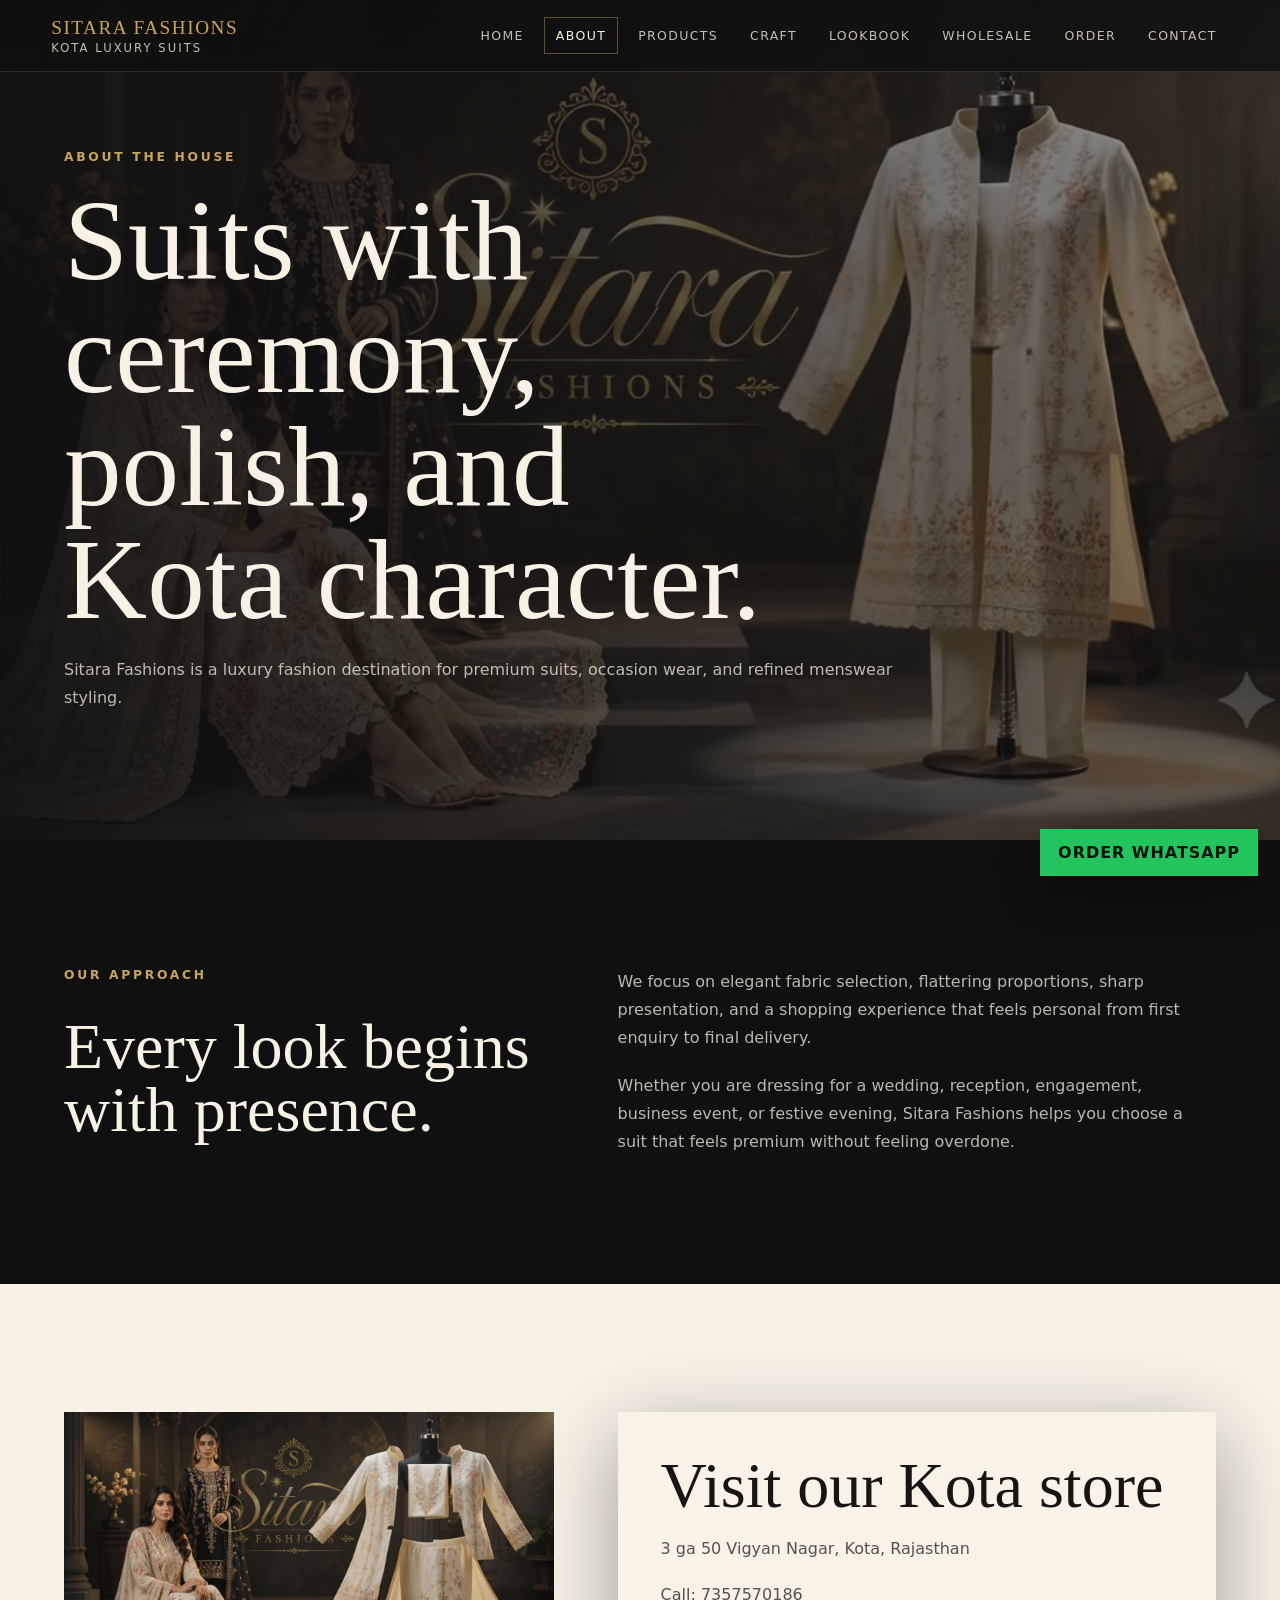
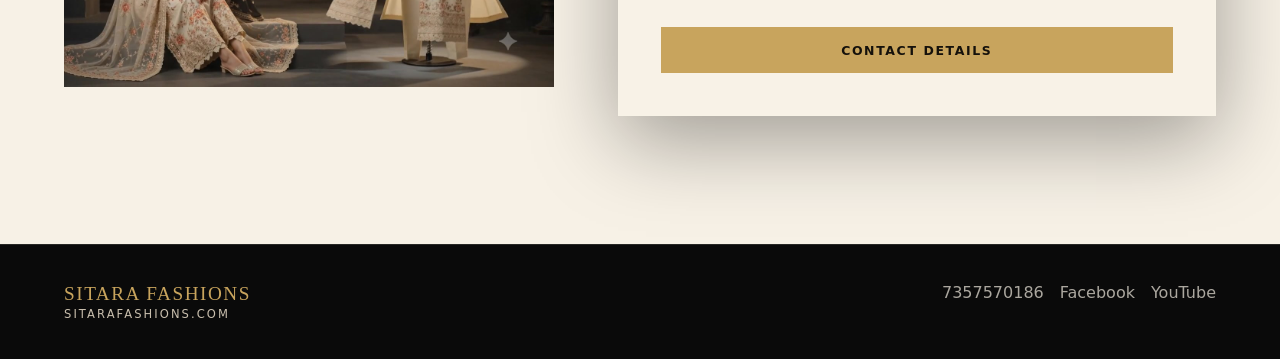
<file: about.html>
<!doctype html>
<html lang="en">
<head>
  <meta charset="utf-8">
  <meta name="viewport" content="width=device-width, initial-scale=1">
  <title>About | Sitara Fashions</title>
  <link rel="stylesheet" href="styles.css">
  <script defer src="script.js"></script>
</head>
<body>
  <header class="site-header">
    <a class="brand" href="index.html"><strong>Sitara Fashions</strong><span>Kota luxury suits</span></a>
    <button class="nav-toggle" aria-label="Menu">☰</button>
    <nav class="site-nav"><a href="index.html">Home</a><a class="active" href="about.html">About</a><a href="products.html">Products</a><a href="craftsmanship.html">Craft</a><a href="lookbook.html">Lookbook</a><a href="wholesale.html">Wholesale</a><a href="order.html">Order</a><a href="contact.html">Contact</a></nav>
  </header>
  <main>
    <section class="page-hero">
      <div class="inner copy-stack">
        <span class="eyebrow">About the house</span>
        <h1>Suits with ceremony, polish, and Kota character.</h1>
        <p>Sitara Fashions is a luxury fashion destination for premium suits, occasion wear, and refined menswear styling.</p>
      </div>
    </section>
    <section class="section">
      <div class="intro-grid">
        <div class="copy-stack"><span class="eyebrow">Our approach</span><h2>Every look begins with presence.</h2></div>
        <div class="copy-stack">
          <p>We focus on elegant fabric selection, flattering proportions, sharp presentation, and a shopping experience that feels personal from first enquiry to final delivery.</p>
          <p>Whether you are dressing for a wedding, reception, engagement, business event, or festive evening, Sitara Fashions helps you choose a suit that feels premium without feeling overdone.</p>
        </div>
      </div>
    </section>
    <section class="section band">
      <div class="split">
        <img src="assets/frames/frame_000105.jpg" alt="Suit closeup">
        <div class="panel"><h2>Visit our Kota store</h2><p>3 ga 50 Vigyan Nagar, Kota, Rajasthan</p><p>Call: 7357570186</p><a class="button" href="contact.html">Contact Details</a></div>
      </div>
    </section>
  </main>
  <a class="wa-float" href="https://wa.me/917891424674" target="_blank" rel="noreferrer">Order WhatsApp</a>
  <footer class="site-footer"><div class="brand"><strong>Sitara Fashions</strong><span>sitarafashions.com</span></div><div class="footer-links"><a href="tel:7357570186">7357570186</a><a href="https://facebook.com/search/top?q=Sitara%20Fashions">Facebook</a><a href="https://youtube.com/results?search_query=Sitara+Fashions">YouTube</a></div></footer>
</body>
</html>
</file>
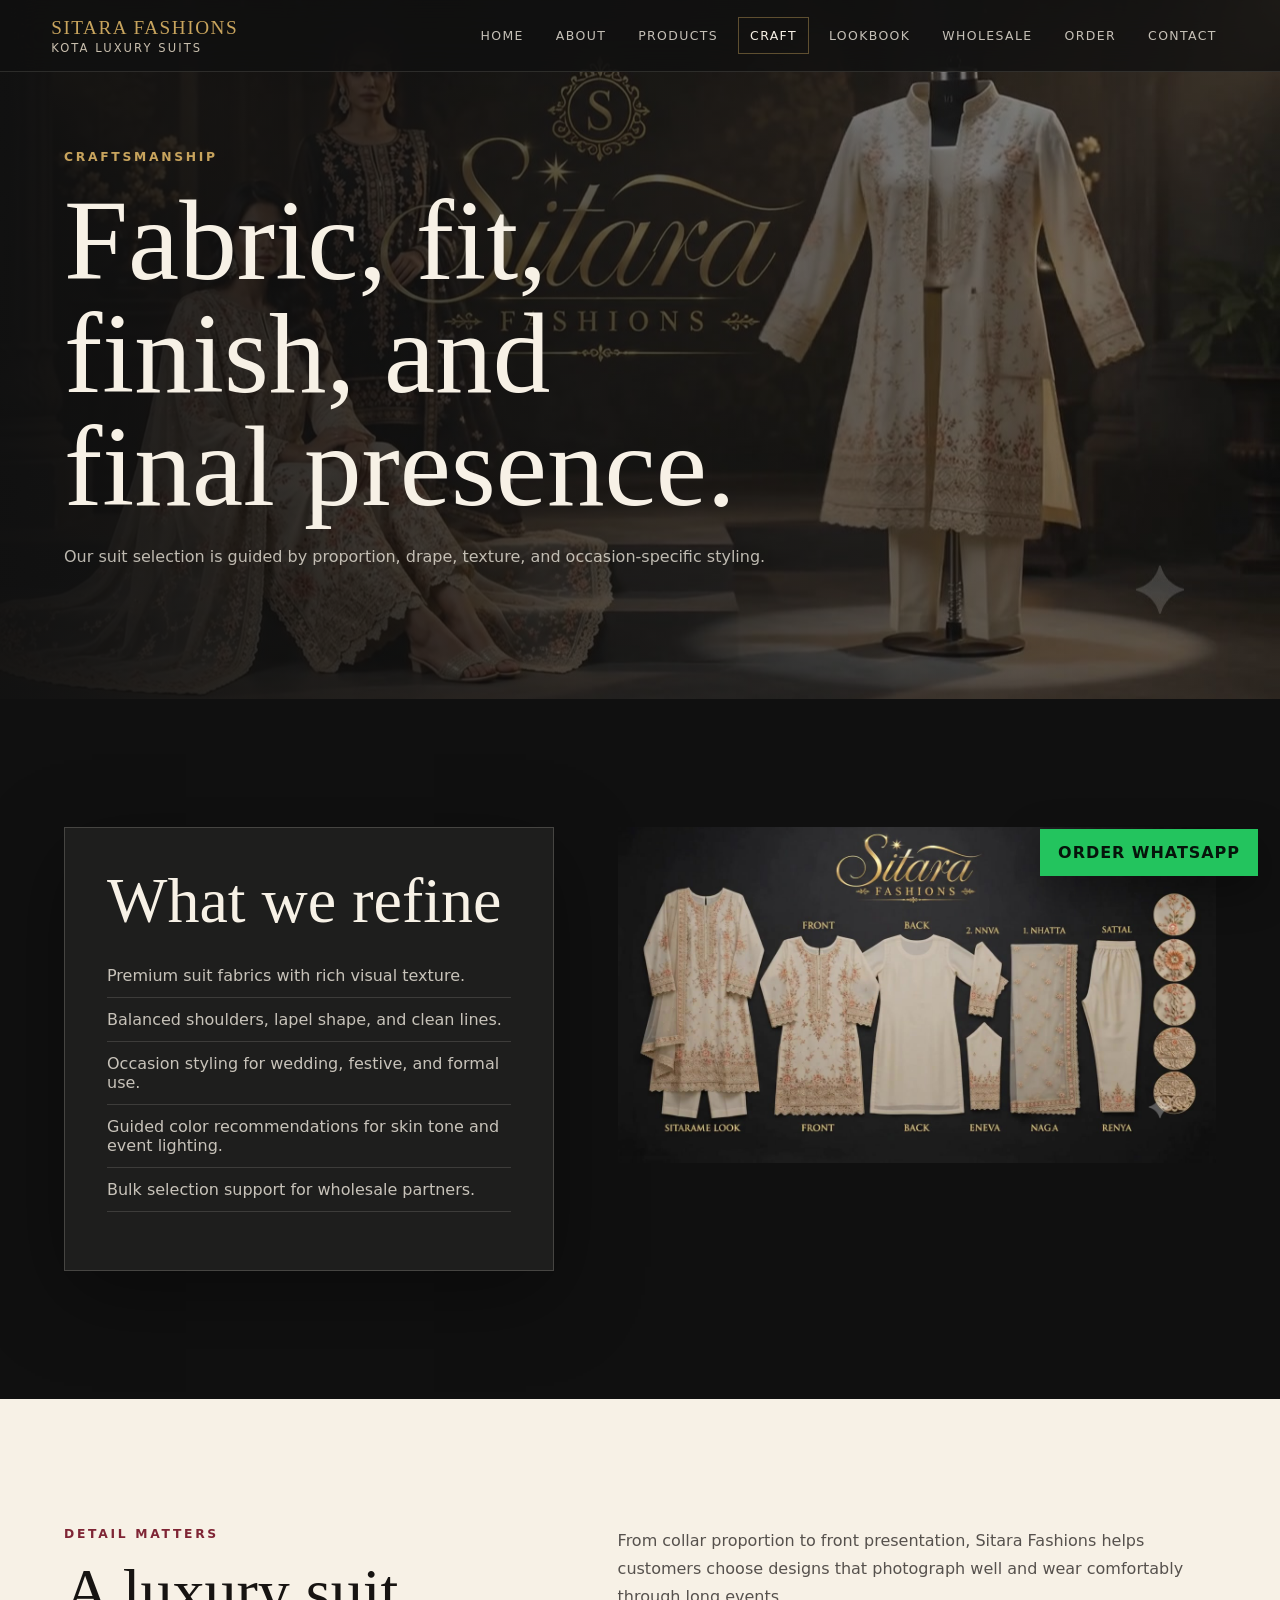
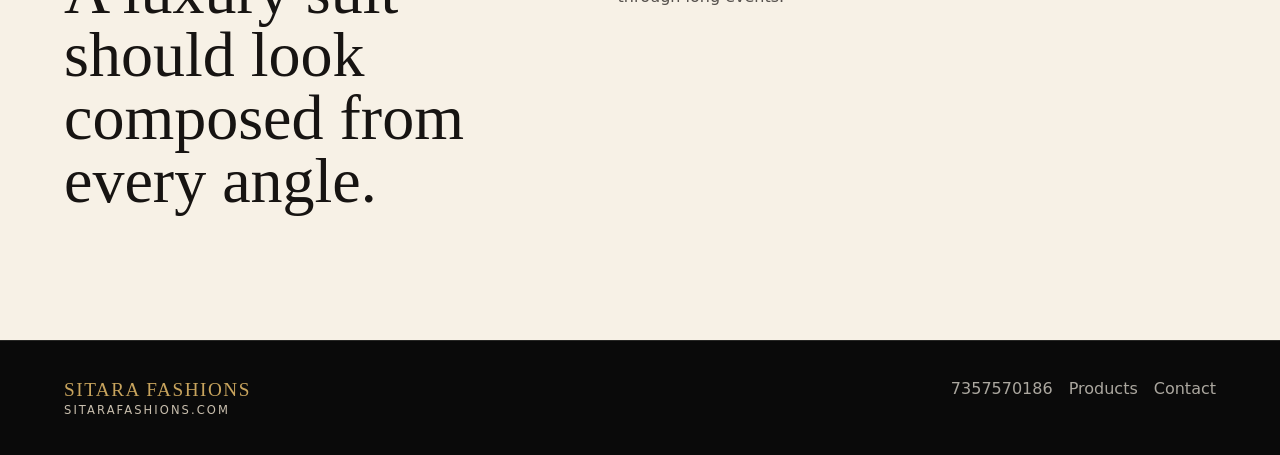
<file: craftsmanship.html>
<!doctype html>
<html lang="en">
<head>
  <meta charset="utf-8">
  <meta name="viewport" content="width=device-width, initial-scale=1">
  <title>Craftsmanship | Sitara Fashions</title>
  <link rel="stylesheet" href="styles.css">
  <script defer src="script.js"></script>
</head>
<body>
  <header class="site-header">
    <a class="brand" href="index.html"><strong>Sitara Fashions</strong><span>Kota luxury suits</span></a>
    <button class="nav-toggle" aria-label="Menu">☰</button>
    <nav class="site-nav"><a href="index.html">Home</a><a href="about.html">About</a><a href="products.html">Products</a><a class="active" href="craftsmanship.html">Craft</a><a href="lookbook.html">Lookbook</a><a href="wholesale.html">Wholesale</a><a href="order.html">Order</a><a href="contact.html">Contact</a></nav>
  </header>
  <main>
    <section class="page-hero"><div class="inner copy-stack"><span class="eyebrow">Craftsmanship</span><h1>Fabric, fit, finish, and final presence.</h1><p>Our suit selection is guided by proportion, drape, texture, and occasion-specific styling.</p></div></section>
    <section class="section">
      <div class="split">
        <div class="panel"><h2>What we refine</h2><ul class="feature-list"><li>Premium suit fabrics with rich visual texture.</li><li>Balanced shoulders, lapel shape, and clean lines.</li><li>Occasion styling for wedding, festive, and formal use.</li><li>Guided color recommendations for skin tone and event lighting.</li><li>Bulk selection support for wholesale partners.</li></ul></div>
        <img src="assets/frames/frame_000150.jpg" alt="Luxury suit craft">
      </div>
    </section>
    <section class="section band"><div class="intro-grid"><div class="copy-stack"><span class="eyebrow">Detail matters</span><h2>A luxury suit should look composed from every angle.</h2></div><p>From collar proportion to front presentation, Sitara Fashions helps customers choose designs that photograph well and wear comfortably through long events.</p></div></section>
  </main>
  <a class="wa-float" href="https://wa.me/917891424674" target="_blank" rel="noreferrer">Order WhatsApp</a>
  <footer class="site-footer"><div class="brand"><strong>Sitara Fashions</strong><span>sitarafashions.com</span></div><div class="footer-links"><a href="tel:7357570186">7357570186</a><a href="products.html">Products</a><a href="contact.html">Contact</a></div></footer>
</body>
</html>
</file>
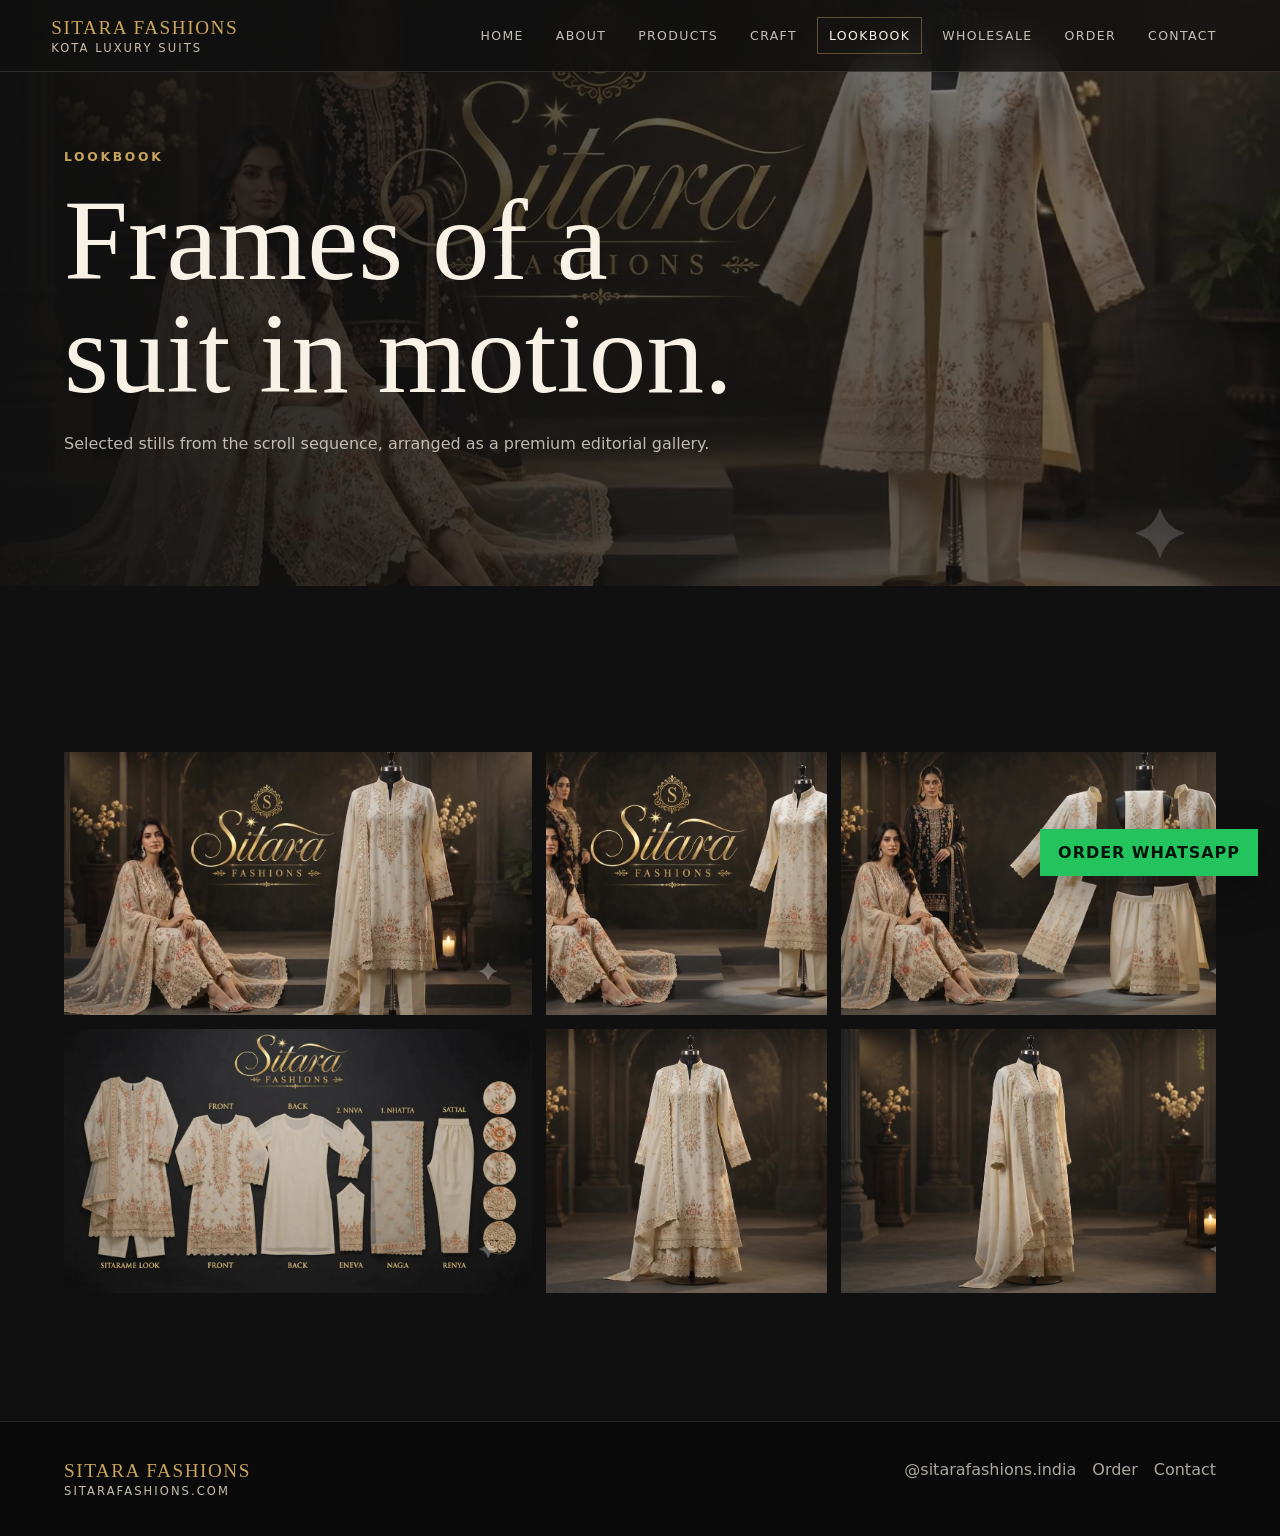
<file: lookbook.html>
<!doctype html>
<html lang="en">
<head>
  <meta charset="utf-8">
  <meta name="viewport" content="width=device-width, initial-scale=1">
  <title>Lookbook | Sitara Fashions</title>
  <link rel="stylesheet" href="styles.css">
  <script defer src="script.js"></script>
</head>
<body>
  <header class="site-header">
    <a class="brand" href="index.html"><strong>Sitara Fashions</strong><span>Kota luxury suits</span></a>
    <button class="nav-toggle" aria-label="Menu">☰</button>
    <nav class="site-nav"><a href="index.html">Home</a><a href="about.html">About</a><a href="products.html">Products</a><a href="craftsmanship.html">Craft</a><a class="active" href="lookbook.html">Lookbook</a><a href="wholesale.html">Wholesale</a><a href="order.html">Order</a><a href="contact.html">Contact</a></nav>
  </header>
  <main>
    <section class="page-hero"><div class="inner copy-stack"><span class="eyebrow">Lookbook</span><h1>Frames of a suit in motion.</h1><p>Selected stills from the scroll sequence, arranged as a premium editorial gallery.</p></div></section>
    <section class="section">
      <div class="lookbook-grid">
        <img src="assets/frames/frame_000015.jpg" alt="Suit lookbook frame">
        <img src="assets/frames/frame_000060.jpg" alt="Suit lookbook frame">
        <img src="assets/frames/frame_000115.jpg" alt="Suit lookbook frame">
        <img src="assets/frames/frame_000170.jpg" alt="Suit lookbook frame">
        <img src="assets/frames/frame_000210.jpg" alt="Suit lookbook frame">
        <img src="assets/frames/frame_000238.jpg" alt="Suit lookbook frame">
      </div>
    </section>
  </main>
  <a class="wa-float" href="https://wa.me/917891424674" target="_blank" rel="noreferrer">Order WhatsApp</a>
  <footer class="site-footer"><div class="brand"><strong>Sitara Fashions</strong><span>sitarafashions.com</span></div><div class="footer-links"><a href="https://instagram.com/sitarafashions.india">@sitarafashions.india</a><a href="order.html">Order</a><a href="contact.html">Contact</a></div></footer>
</body>
</html>
</file>
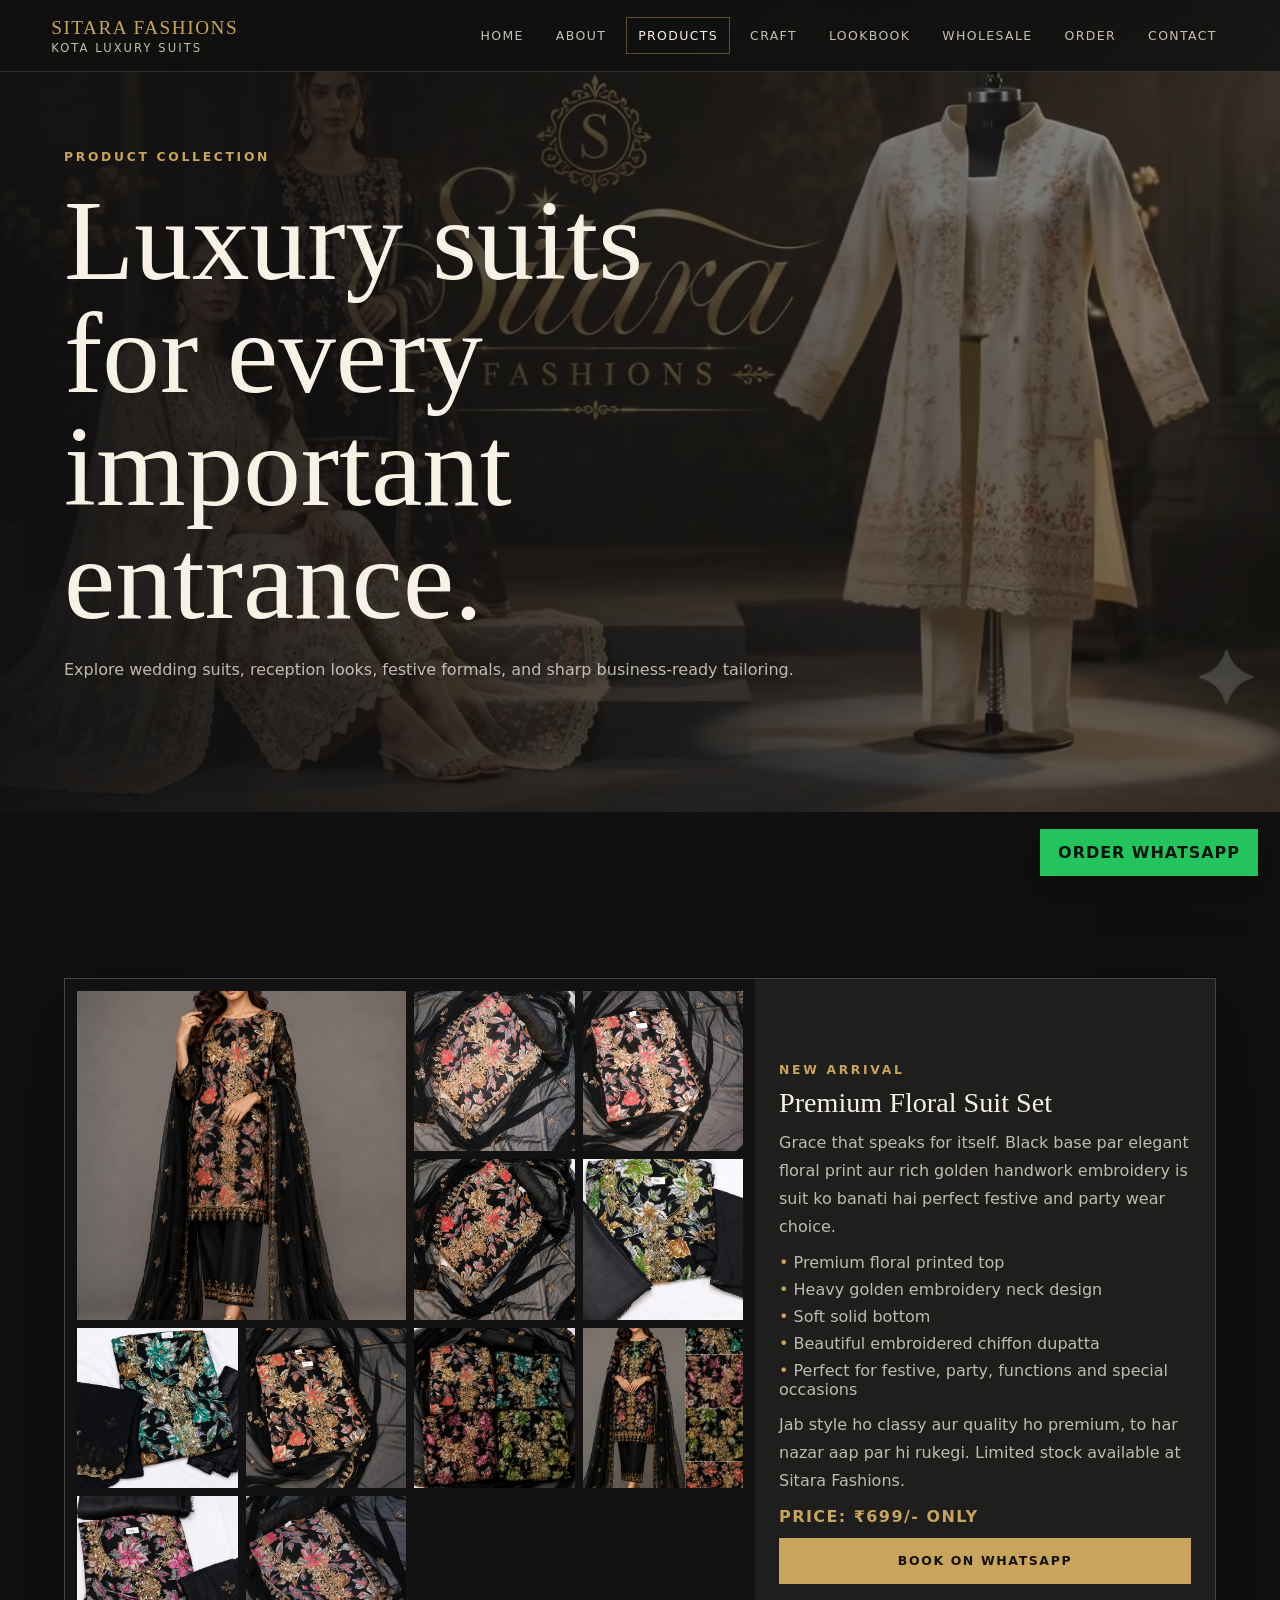
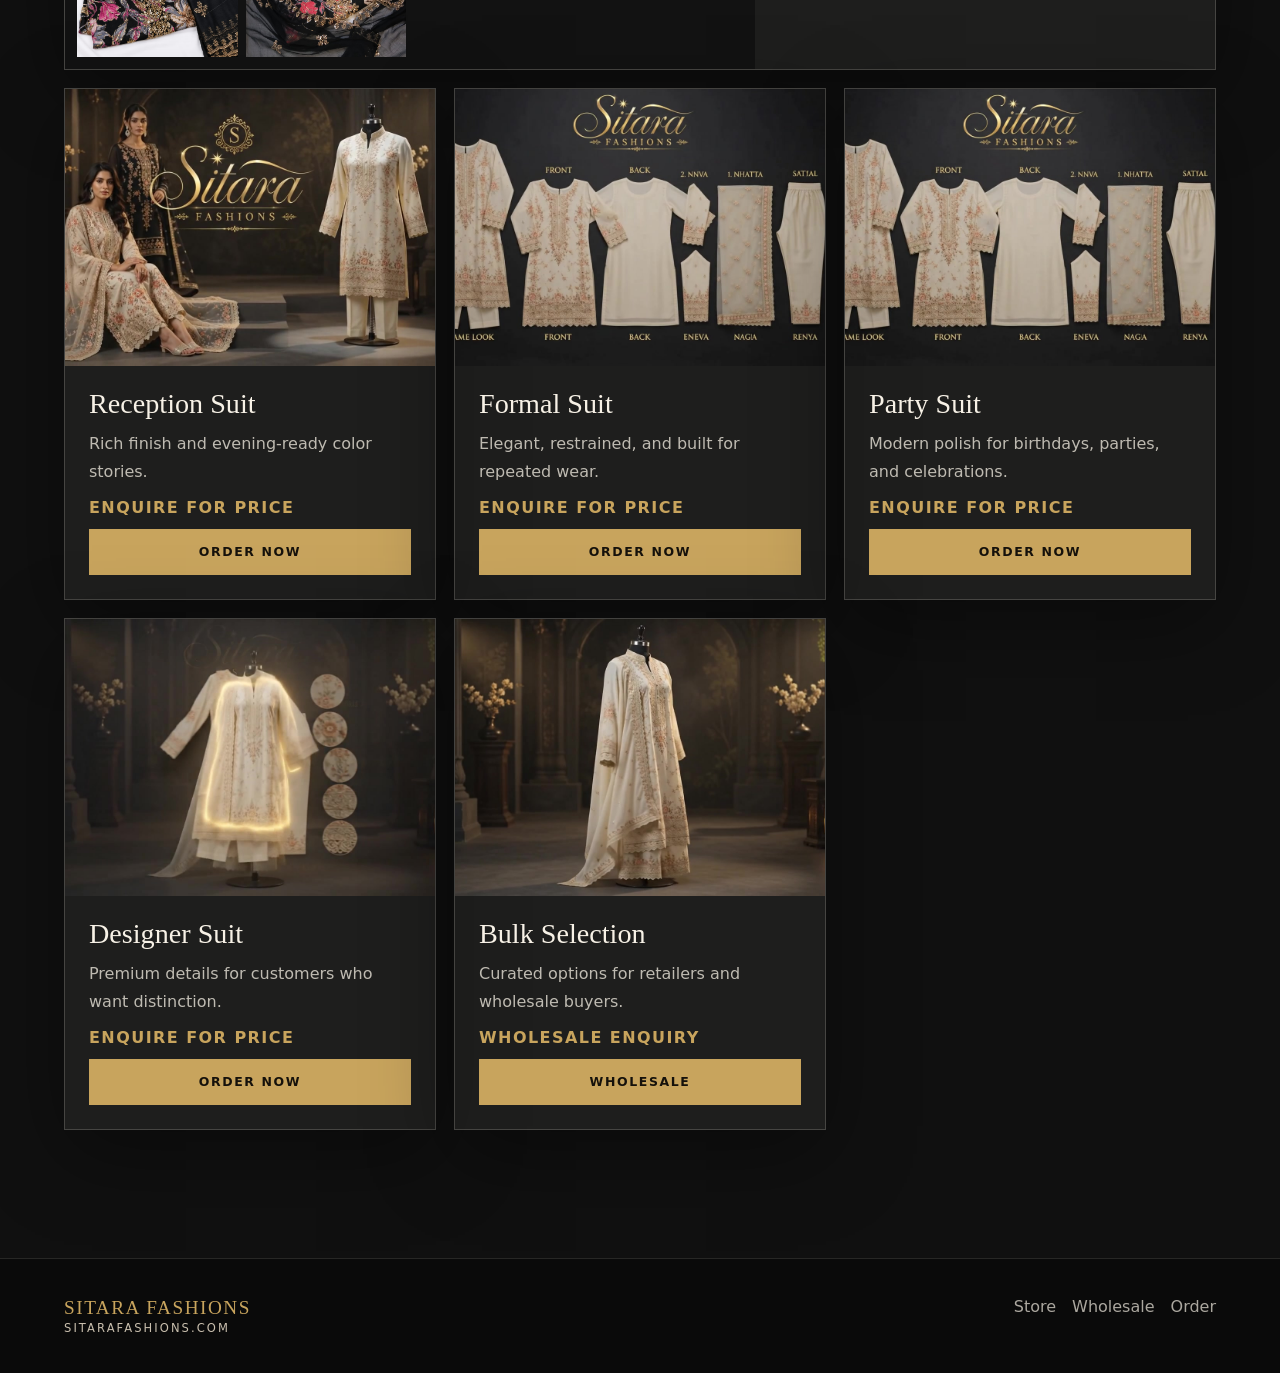
<file: products.html>
<!doctype html>
<html lang="en">
<head>
  <meta charset="utf-8">
  <meta name="viewport" content="width=device-width, initial-scale=1">
  <title>Products | Sitara Fashions</title>
  <link rel="stylesheet" href="styles.css">
  <script defer src="script.js"></script>
</head>
<body>
  <header class="site-header">
    <a class="brand" href="index.html"><strong>Sitara Fashions</strong><span>Kota luxury suits</span></a>
    <button class="nav-toggle" aria-label="Menu">☰</button>
    <nav class="site-nav"><a href="index.html">Home</a><a href="about.html">About</a><a class="active" href="products.html">Products</a><a href="craftsmanship.html">Craft</a><a href="lookbook.html">Lookbook</a><a href="wholesale.html">Wholesale</a><a href="order.html">Order</a><a href="contact.html">Contact</a></nav>
  </header>
  <main>
    <section class="page-hero">
      <div class="inner copy-stack"><span class="eyebrow">Product collection</span><h1>Luxury suits for every important entrance.</h1><p>Explore wedding suits, reception looks, festive formals, and sharp business-ready tailoring.</p></div>
    </section>
    <section class="section">
      <div class="cards">
        <article class="product-card featured-product">
          <div class="product-gallery" aria-label="Premium floral suit set photos">
            <img src="assets/products/premium-floral-suit-set/floral-suit-11.jpeg" alt="Premium floral suit set worn look">
            <img src="assets/products/premium-floral-suit-set/floral-suit-01.jpeg" alt="Black floral suit set folded with dupatta">
            <img src="assets/products/premium-floral-suit-set/floral-suit-02.jpeg" alt="Golden embroidery neck detail">
            <img src="assets/products/premium-floral-suit-set/floral-suit-03.jpeg" alt="Black chiffon dupatta and floral top">
            <img src="assets/products/premium-floral-suit-set/floral-suit-04.jpeg" alt="Green floral variant fabric layout">
            <img src="assets/products/premium-floral-suit-set/floral-suit-05.jpeg" alt="Teal floral variant fabric layout">
            <img src="assets/products/premium-floral-suit-set/floral-suit-06.jpeg" alt="Coral floral suit fabric layout">
            <img src="assets/products/premium-floral-suit-set/floral-suit-07.jpeg" alt="Four color options in floral suit set">
            <img src="assets/products/premium-floral-suit-set/floral-suit-08.jpeg" alt="Model collage and fabric details">
            <img src="assets/products/premium-floral-suit-set/floral-suit-09.jpeg" alt="Pink floral variant fabric layout">
            <img src="assets/products/premium-floral-suit-set/floral-suit-10.jpeg" alt="Closeup floral suit with embroidered dupatta">
          </div>
          <div class="product-copy">
            <span class="eyebrow">New Arrival</span>
            <h3>Premium Floral Suit Set</h3>
            <p>Grace that speaks for itself. Black base par elegant floral print aur rich golden handwork embroidery is suit ko banati hai perfect festive and party wear choice.</p>
            <ul class="product-points">
              <li>Premium floral printed top</li>
              <li>Heavy golden embroidery neck design</li>
              <li>Soft solid bottom</li>
              <li>Beautiful embroidered chiffon dupatta</li>
              <li>Perfect for festive, party, functions and special occasions</li>
            </ul>
            <p>Jab style ho classy aur quality ho premium, to har nazar aap par hi rukegi. Limited stock available at Sitara Fashions.</p>
            <span class="price">Price: ₹699/- Only</span>
            <a class="button" href="https://wa.me/917891424674?text=Hello%20Sitara%20Fashions%2C%20I%20want%20to%20book%20the%20Premium%20Floral%20Suit%20Set%20for%20%E2%82%B9699." target="_blank" rel="noreferrer">Book on WhatsApp</a>
          </div>
        </article>
        <article class="product-card"><img src="assets/frames/frame_000075.jpg" alt="Reception suit"><div><h3>Reception Suit</h3><p>Rich finish and evening-ready color stories.</p><span class="price">Enquire for price</span><a class="button" href="order.html">Order Now</a></div></article>
        <article class="product-card"><img src="assets/frames/frame_000130.jpg" alt="Formal suit"><div><h3>Formal Suit</h3><p>Elegant, restrained, and built for repeated wear.</p><span class="price">Enquire for price</span><a class="button" href="order.html">Order Now</a></div></article>
        <article class="product-card"><img src="assets/frames/frame_000164.jpg" alt="Party suit"><div><h3>Party Suit</h3><p>Modern polish for birthdays, parties, and celebrations.</p><span class="price">Enquire for price</span><a class="button" href="order.html">Order Now</a></div></article>
        <article class="product-card"><img src="assets/frames/frame_000198.jpg" alt="Designer suit"><div><h3>Designer Suit</h3><p>Premium details for customers who want distinction.</p><span class="price">Enquire for price</span><a class="button" href="order.html">Order Now</a></div></article>
        <article class="product-card"><img src="assets/frames/frame_000230.jpg" alt="Wholesale suit"><div><h3>Bulk Selection</h3><p>Curated options for retailers and wholesale buyers.</p><span class="price">Wholesale enquiry</span><a class="button" href="wholesale.html">Wholesale</a></div></article>
      </div>
    </section>
  </main>
  <a class="wa-float" href="https://wa.me/917891424674" target="_blank" rel="noreferrer">Order WhatsApp</a>
  <footer class="site-footer"><div class="brand"><strong>Sitara Fashions</strong><span>sitarafashions.com</span></div><div class="footer-links"><a href="contact.html">Store</a><a href="wholesale.html">Wholesale</a><a href="order.html">Order</a></div></footer>
</body>
</html>
</file>
<file: styles.css>
:root {
  --ink: #101010;
  --coal: #171412;
  --paper: #f7f1e6;
  --muted: #c9bfae;
  --gold: #c8a45d;
  --wine: #7f2535;
  --green: #173a32;
  --line: rgba(247, 241, 230, 0.18);
  --shadow: 0 24px 80px rgba(0, 0, 0, 0.36);
  font-family: "Georgia", "Times New Roman", serif;
}

* {
  box-sizing: border-box;
}

html {
  scroll-behavior: smooth;
}

body {
  margin: 0;
  background: var(--ink);
  color: var(--paper);
  font-family: Inter, ui-sans-serif, system-ui, -apple-system, BlinkMacSystemFont, "Segoe UI", sans-serif;
}

a {
  color: inherit;
  text-decoration: none;
}

img {
  display: block;
  max-width: 100%;
}

.site-header {
  align-items: center;
  backdrop-filter: blur(18px);
  background: rgba(16, 16, 16, 0.78);
  border-bottom: 1px solid rgba(247, 241, 230, 0.12);
  display: flex;
  gap: 22px;
  justify-content: space-between;
  left: 0;
  min-height: 72px;
  padding: 14px clamp(18px, 4vw, 56px);
  position: fixed;
  right: 0;
  top: 0;
  z-index: 30;
}

.brand {
  display: grid;
  gap: 2px;
  min-width: 170px;
}

.brand strong {
  color: var(--gold);
  font-family: Georgia, serif;
  font-size: 1.2rem;
  font-weight: 500;
  letter-spacing: 0.08em;
  text-transform: uppercase;
}

.brand span {
  color: var(--muted);
  font-size: 0.72rem;
  letter-spacing: 0.18em;
  text-transform: uppercase;
}

.nav-toggle {
  background: transparent;
  border: 1px solid rgba(247, 241, 230, 0.26);
  color: var(--paper);
  display: none;
  height: 42px;
  place-items: center;
  width: 46px;
}

.site-nav {
  align-items: center;
  display: flex;
  flex-wrap: wrap;
  gap: 8px;
  justify-content: flex-end;
}

.site-nav a {
  border: 1px solid transparent;
  color: rgba(247, 241, 230, 0.78);
  font-size: 0.78rem;
  letter-spacing: 0.11em;
  padding: 10px 11px;
  text-transform: uppercase;
}

.site-nav a:hover,
.site-nav a.active {
  border-color: rgba(200, 164, 93, 0.42);
  color: var(--paper);
}

.button,
.ghost-button {
  align-items: center;
  display: inline-flex;
  font-size: 0.78rem;
  font-weight: 700;
  gap: 10px;
  justify-content: center;
  letter-spacing: 0.13em;
  min-height: 46px;
  padding: 13px 18px;
  text-transform: uppercase;
}

.button {
  background: var(--gold);
  color: #15110b;
}

.ghost-button {
  border: 1px solid rgba(247, 241, 230, 0.32);
  color: var(--paper);
}

.hero-scroll {
  background: #050505;
  height: 440vh;
  position: relative;
}

.hero-sticky {
  height: 100vh;
  min-height: 680px;
  overflow: hidden;
  position: sticky;
  top: 0;
}

#hero-canvas {
  height: 100%;
  inset: 0;
  object-fit: cover;
  position: absolute;
  width: 100%;
}

.hero-shade {
  background:
    linear-gradient(90deg, rgba(0, 0, 0, 0.82), rgba(0, 0, 0, 0.3) 48%, rgba(0, 0, 0, 0.68)),
    linear-gradient(0deg, rgba(0, 0, 0, 0.78), transparent 36%, rgba(0, 0, 0, 0.45));
  inset: 0;
  position: absolute;
}

.hero-copy {
  display: grid;
  gap: 24px;
  left: clamp(20px, 6vw, 78px);
  max-width: 700px;
  position: absolute;
  top: 54%;
  transform: translateY(-50%);
  z-index: 2;
}

.eyebrow {
  color: var(--gold);
  font-size: 0.77rem;
  font-weight: 800;
  letter-spacing: 0.22em;
  text-transform: uppercase;
}

h1,
h2,
h3 {
  font-family: Georgia, "Times New Roman", serif;
  font-weight: 500;
  line-height: 0.98;
  margin: 0;
}

h1 {
  font-size: clamp(3.3rem, 9vw, 8.4rem);
  max-width: 720px;
}

h2 {
  font-size: clamp(2.1rem, 5vw, 4.7rem);
}

h3 {
  font-size: clamp(1.35rem, 2.2vw, 2rem);
}

p {
  color: rgba(247, 241, 230, 0.74);
  font-size: 1rem;
  line-height: 1.75;
  margin: 0;
}

.hero-copy p {
  color: rgba(247, 241, 230, 0.82);
  font-size: clamp(1rem, 1.4vw, 1.22rem);
  max-width: 580px;
}

.hero-actions,
.action-row {
  display: flex;
  flex-wrap: wrap;
  gap: 14px;
}

.scroll-meter {
  align-items: center;
  bottom: 32px;
  color: rgba(247, 241, 230, 0.74);
  display: flex;
  gap: 14px;
  left: clamp(20px, 6vw, 78px);
  position: absolute;
  z-index: 2;
}

.meter-track {
  background: rgba(247, 241, 230, 0.18);
  height: 1px;
  overflow: hidden;
  width: min(36vw, 300px);
}

.meter-fill {
  background: var(--gold);
  height: 100%;
  transform: scaleX(0);
  transform-origin: left;
  width: 100%;
}

.section,
.page-hero {
  padding: clamp(76px, 10vw, 132px) clamp(18px, 5vw, 72px);
}

.page-hero {
  align-items: end;
  background:
    linear-gradient(90deg, rgba(16, 16, 16, 0.94), rgba(16, 16, 16, 0.38)),
    url("assets/frames/frame_000090.jpg") center / cover;
  display: grid;
  min-height: 560px;
  padding-top: 150px;
}

.page-hero.contact-bg {
  background:
    linear-gradient(90deg, rgba(16, 16, 16, 0.94), rgba(23, 58, 50, 0.38)),
    url("assets/frames/frame_000180.jpg") center / cover;
}

.page-hero.wholesale-bg {
  background:
    linear-gradient(90deg, rgba(16, 16, 16, 0.94), rgba(127, 37, 53, 0.28)),
    url("assets/frames/frame_000138.jpg") center / cover;
}

.page-hero .inner {
  max-width: 860px;
}

.intro-grid,
.split {
  display: grid;
  gap: clamp(28px, 5vw, 70px);
  grid-template-columns: minmax(0, 0.9fr) minmax(0, 1.1fr);
  margin: 0 auto;
  max-width: 1180px;
}

.copy-stack {
  display: grid;
  gap: 20px;
}

.stats {
  display: grid;
  gap: 1px;
  grid-template-columns: repeat(3, 1fr);
}

.stat,
.panel,
.product-card,
.contact-card {
  background: rgba(247, 241, 230, 0.06);
  border: 1px solid var(--line);
  box-shadow: var(--shadow);
}

.stat {
  padding: 24px;
}

.stat strong {
  color: var(--gold);
  display: block;
  font-family: Georgia, serif;
  font-size: 2rem;
  font-weight: 500;
}

.stat span {
  color: rgba(247, 241, 230, 0.68);
  font-size: 0.8rem;
  letter-spacing: 0.13em;
  text-transform: uppercase;
}

.panel {
  display: grid;
  gap: 18px;
  padding: clamp(24px, 4vw, 42px);
}

.band {
  background: var(--paper);
  color: var(--coal);
}

.band p {
  color: rgba(23, 20, 18, 0.72);
}

.band .eyebrow {
  color: var(--wine);
}

.cards {
  display: grid;
  gap: 18px;
  grid-template-columns: repeat(3, minmax(0, 1fr));
  margin: 38px auto 0;
  max-width: 1180px;
}

.product-card {
  overflow: hidden;
}

.product-card img {
  aspect-ratio: 4 / 3;
  object-fit: cover;
  width: 100%;
}

.product-card div {
  display: grid;
  gap: 12px;
  padding: 24px;
}

.product-card .price {
  color: var(--gold);
  font-weight: 800;
  letter-spacing: 0.09em;
  text-transform: uppercase;
}

.featured-product {
  display: grid;
  grid-column: 1 / -1;
  grid-template-columns: minmax(0, 1.2fr) minmax(300px, 0.8fr);
}

.featured-product .product-gallery {
  background: rgba(16, 16, 16, 0.88);
  display: grid;
  gap: 8px;
  grid-template-columns: repeat(4, minmax(0, 1fr));
  padding: 12px;
}

.featured-product .product-gallery img {
  aspect-ratio: 1 / 1;
  height: 100%;
  object-fit: cover;
  width: 100%;
}

.featured-product .product-gallery img:first-child {
  grid-column: span 2;
  grid-row: span 2;
}

.featured-product .product-copy {
  align-content: center;
}

.product-points {
  display: grid;
  gap: 8px;
  margin: 0;
  padding: 0;
}

.product-points li {
  color: rgba(247, 241, 230, 0.74);
  list-style: none;
}

.product-points li::before {
  color: var(--gold);
  content: "• ";
}

.lookbook-grid {
  display: grid;
  gap: 14px;
  grid-template-columns: 1.25fr 0.75fr 1fr;
  margin: 38px auto 0;
  max-width: 1180px;
}

.lookbook-grid img {
  height: 100%;
  min-height: 260px;
  object-fit: cover;
  width: 100%;
}

.contact-grid {
  display: grid;
  gap: 18px;
  grid-template-columns: repeat(2, minmax(0, 1fr));
  margin: 38px auto 0;
  max-width: 1180px;
}

.contact-card {
  display: grid;
  gap: 10px;
  padding: 26px;
}

.contact-card strong {
  color: var(--gold);
  font-family: Georgia, serif;
  font-size: 1.35rem;
  font-weight: 500;
}

.feature-list {
  display: grid;
  gap: 12px;
  padding: 0;
}

.feature-list li {
  border-bottom: 1px solid rgba(247, 241, 230, 0.14);
  color: rgba(247, 241, 230, 0.78);
  list-style: none;
  padding: 0 0 12px;
}

.band .feature-list li {
  border-color: rgba(23, 20, 18, 0.16);
  color: rgba(23, 20, 18, 0.74);
}

.order-panel {
  background:
    linear-gradient(135deg, rgba(23, 58, 50, 0.94), rgba(16, 16, 16, 0.92)),
    url("assets/frames/frame_000215.jpg") center / cover;
  display: grid;
  gap: 22px;
  margin: 0 auto;
  max-width: 1180px;
  min-height: 460px;
  padding: clamp(28px, 5vw, 62px);
  place-content: end start;
}

.lead-form {
  display: grid;
  gap: 14px;
}

.lead-form label {
  color: rgba(247, 241, 230, 0.72);
  display: grid;
  font-size: 0.76rem;
  font-weight: 800;
  gap: 8px;
  letter-spacing: 0.12em;
  text-transform: uppercase;
}

.lead-form input,
.lead-form select,
.lead-form textarea {
  background: rgba(16, 16, 16, 0.7);
  border: 1px solid rgba(247, 241, 230, 0.22);
  color: var(--paper);
  font: inherit;
  min-height: 48px;
  padding: 12px 13px;
  width: 100%;
}

.lead-form textarea {
  min-height: 120px;
  resize: vertical;
}

.lead-form input:focus,
.lead-form select:focus,
.lead-form textarea:focus {
  border-color: var(--gold);
  outline: none;
}

.lead-form .form-row {
  display: grid;
  gap: 14px;
  grid-template-columns: repeat(2, minmax(0, 1fr));
}

.form-status {
  color: rgba(247, 241, 230, 0.72);
  min-height: 24px;
}

.band .lead-form label {
  color: rgba(23, 20, 18, 0.68);
}

.band .lead-form input,
.band .lead-form select,
.band .lead-form textarea {
  background: rgba(255, 255, 255, 0.72);
  border-color: rgba(23, 20, 18, 0.18);
  color: var(--coal);
}

.site-footer {
  background: #0a0a0a;
  border-top: 1px solid rgba(247, 241, 230, 0.12);
  display: grid;
  gap: 22px;
  grid-template-columns: 1fr auto;
  padding: 38px clamp(18px, 5vw, 72px);
}

.footer-links {
  color: rgba(247, 241, 230, 0.68);
  display: flex;
  flex-wrap: wrap;
  gap: 16px;
  justify-content: flex-end;
}

.wa-float {
  background: #23c45e;
  bottom: 24px;
  box-shadow: 0 14px 40px rgba(0, 0, 0, 0.36);
  color: #06140b;
  font-weight: 900;
  letter-spacing: 0.06em;
  padding: 14px 18px;
  position: fixed;
  right: 22px;
  text-transform: uppercase;
  z-index: 40;
}

@media (max-width: 980px) {
  .nav-toggle {
    display: grid;
  }

  .site-nav {
    align-items: stretch;
    background: rgba(16, 16, 16, 0.98);
    border-bottom: 1px solid rgba(247, 241, 230, 0.12);
    display: none;
    flex-direction: column;
    left: 0;
    padding: 14px 18px 20px;
    position: absolute;
    right: 0;
    top: 72px;
  }

  .site-nav.open {
    display: flex;
  }

  .site-nav a {
    padding: 13px 10px;
  }

  .intro-grid,
  .split,
  .contact-grid {
    grid-template-columns: 1fr;
  }

  .cards,
  .lookbook-grid {
    grid-template-columns: 1fr 1fr;
  }

  .featured-product {
    grid-template-columns: 1fr;
  }
}

@media (max-width: 640px) {
  .site-header {
    min-height: 66px;
  }

  .brand strong {
    font-size: 1rem;
  }

  .hero-sticky {
    background: url("assets/frames/frame_000001.jpg") 68% center / cover;
    min-height: 620px;
  }

  #hero-canvas {
    opacity: 0.48;
  }

  .hero-copy {
    top: 50%;
  }

  .hero-shade {
    background:
      linear-gradient(90deg, rgba(0, 0, 0, 0.7), rgba(0, 0, 0, 0.26) 58%, rgba(0, 0, 0, 0.48)),
      linear-gradient(0deg, rgba(0, 0, 0, 0.74), transparent 46%, rgba(0, 0, 0, 0.28));
  }

  .hero-actions,
  .action-row,
  .lead-form .form-row {
    align-items: stretch;
    flex-direction: column;
    grid-template-columns: 1fr;
  }

  .button,
  .ghost-button {
    width: 100%;
  }

  .stats,
  .cards,
  .lookbook-grid {
    grid-template-columns: 1fr;
  }

  .featured-product .product-gallery {
    grid-template-columns: repeat(2, minmax(0, 1fr));
  }

  .site-footer {
    grid-template-columns: 1fr;
  }

  .footer-links {
    justify-content: flex-start;
  }

  .wa-float {
    bottom: 14px;
    left: 14px;
    right: 14px;
    text-align: center;
  }
}
</file>
